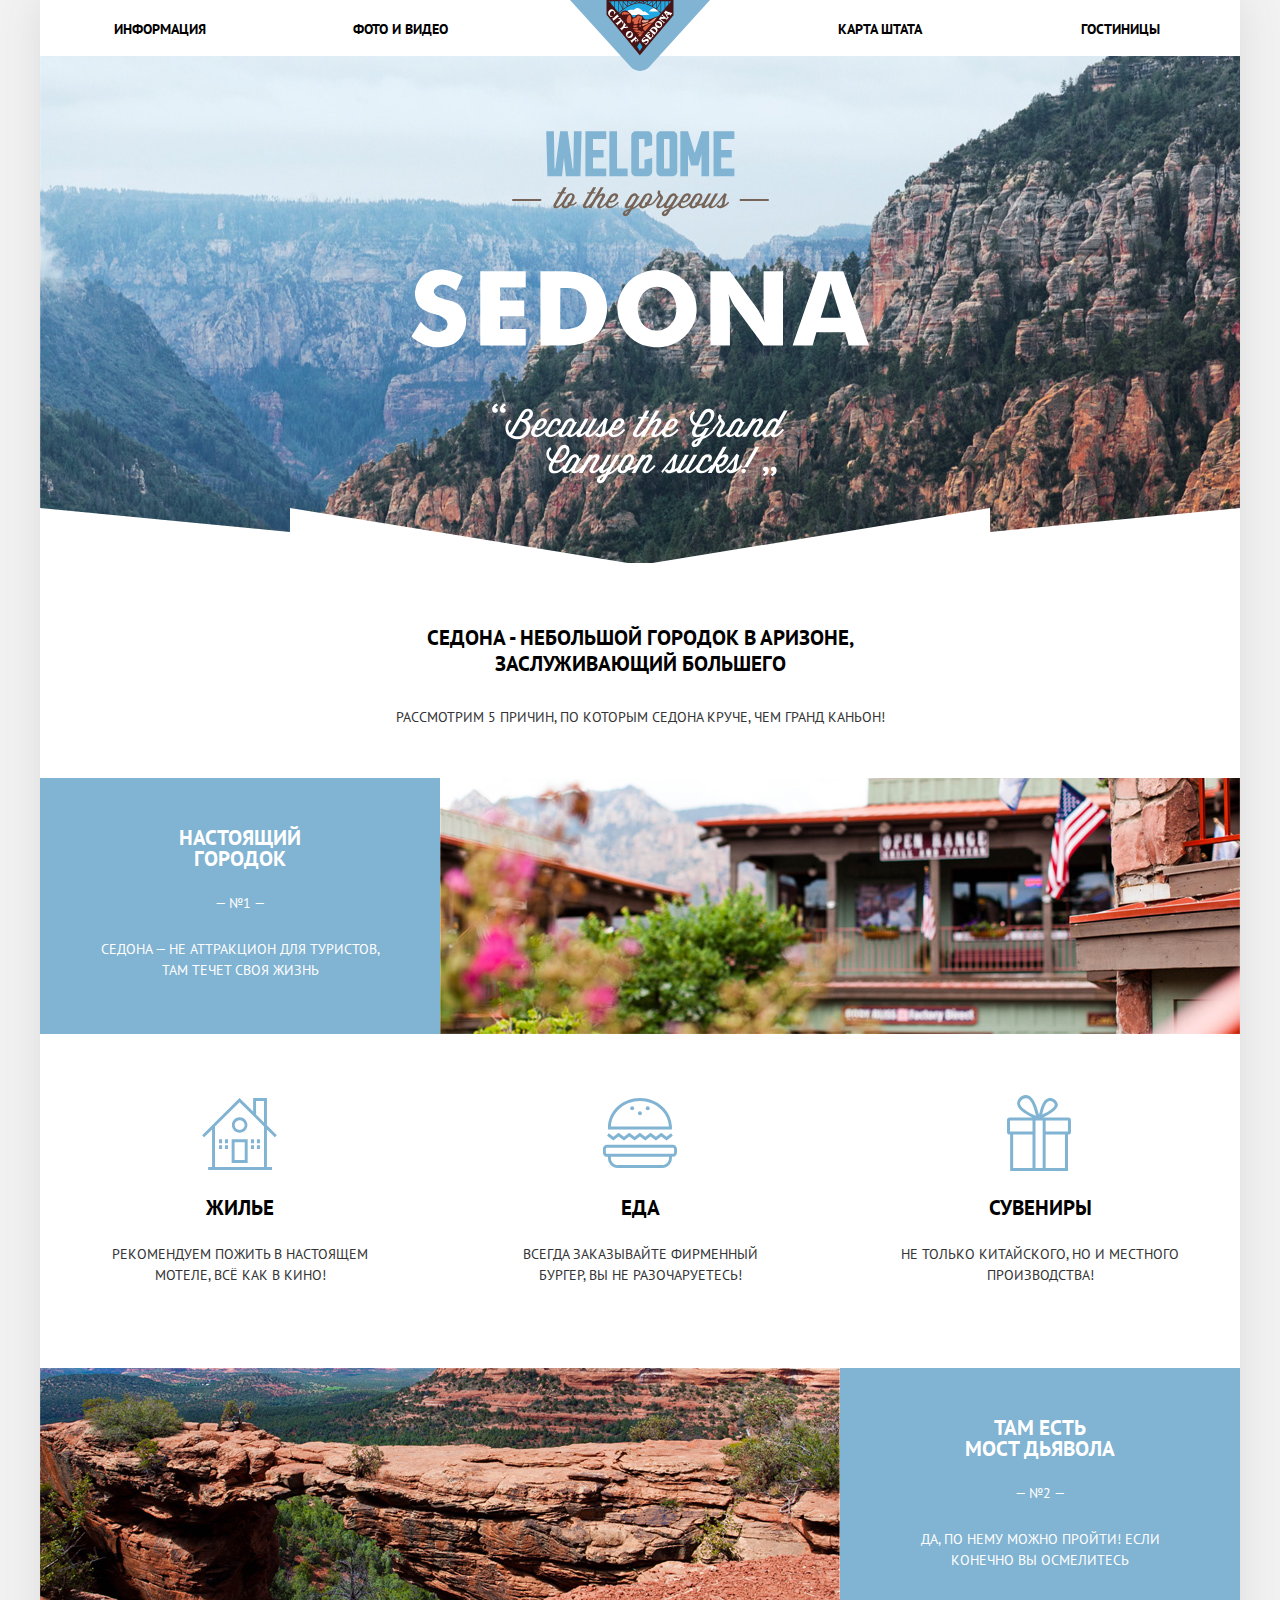
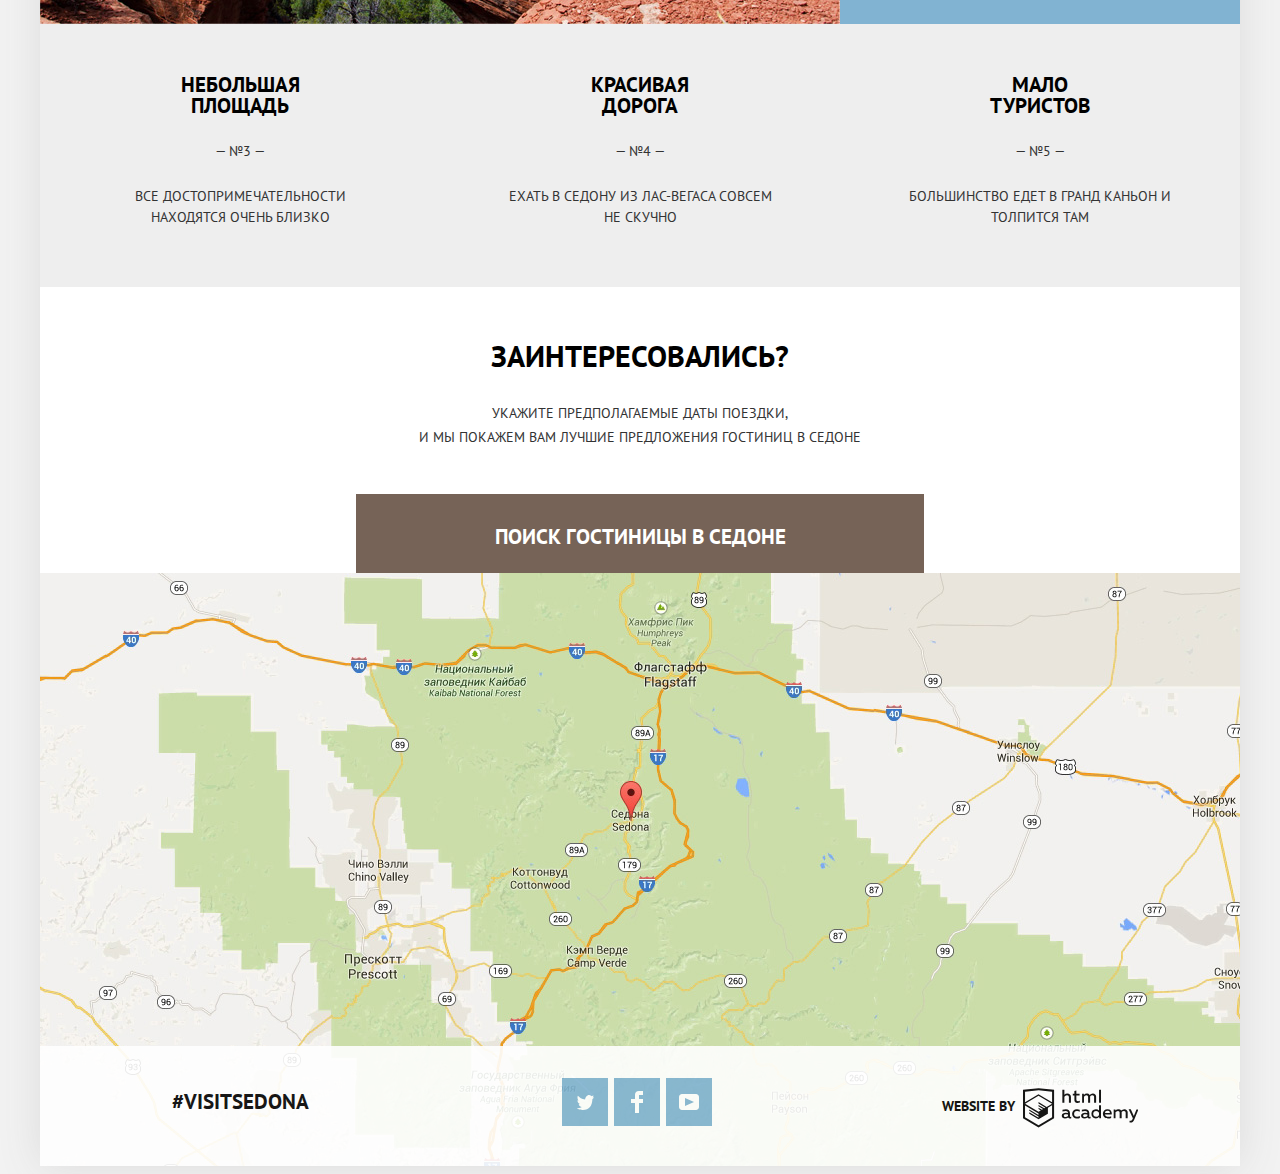
<file: index.html>
<!DOCTYPE html>
<html lang="ru">
  <head>
    <meta charset="utf-8">
    <title>Добро пожаловать в Sedona</title>
    <link href="https://fonts.googleapis.com/css?family=PT+Sans:400,700&display=swap&subset=cyrillic" rel="stylesheet">
    <link href="css/normalize.css" rel="stylesheet">
    <link href="css/style.min.css" rel="stylesheet">
    <!-- <link href="css/style.css" rel="stylesheet"> -->
  </head>
  <body>
    <div class="page-container">
      <header class="main-header">
        <nav class="main-navigation">
          <ul class="site-navigation">
            <li><a href="#">Информация</a></li>
            <li><a href="#">Фото и Видео</a></li>
            <li><a href="#">Карта штата</a></li>
            <li><a href="hotels.html">Гостиницы</a></li>
            <li class="logo-wrapper">
                <a class="main-header-logo" href="#">
                  <img src="img/logo-sedona.svg" width="140" height="71" alt="Логотип Sedona">
                </a>
            </li>
          </ul>
        </nav>
      </header>
      <main class="container index-page">
        <section class="welcome-section">
          <h1 class="visually-hidden">Welcome to the gorgeous Sedona</h1>
          <img class="sedona-welcome-picture" src="img/sedona-welcome.svg" width="459" height="353" alt="Добро пожаловать в Седону">
          <p class="visually-hidden">Because the Grand<br>Canyon sucks</p>
        </section>
        <div class="slogans">
          <p class="slogan-underrated">Седона - небольшой городок в Аризоне,<br>заслуживающий большего</p>
          <h2 class="heading-reasons">Рассмотрим 5 причин, по которым Седона круче, чем гранд каньон!</h2>
        </div>
        <section class="advantages">
          <ol class="advantages-list">
            <li class="list-item-1">
              <div class="container-advantages">
                <h3 class="heading-advantages">Настоящий городок</h3>
                <p>— №1 —</p>
                <p>Седона — не аттракцион для туристов, там течет своя жизнь</p>
              </div>
              <img class="image-city-view" src="img/feature-picture-1.jpg" width="800" height="256" alt="Вид на улицу города">
            </li>
            <li class="container-to-do-list">
              <h2 class="visually-hidden">Чем заняться</h2>
              <ul class="to-do-list">
                <li class="to-do-list-1">
                  <h3 class="heading-to-do-list">Жилье</h3>
                  <p class="item-to-do-list">Рекомендуем пожить в настоящем мотеле, всё как в кино!</p>
                </li>
                <li class="to-do-list-2">
                  <h3 class="heading-to-do-list">Еда</h3>
                  <p class="item-to-do-list">Всегда заказывайте фирменный бургер, вы не разочаруетесь!</p>
                </li>
                <li class="to-do-list-3">
                  <h3 class="heading-to-do-list">Сувениры</h3>
                  <p class="item-to-do-list">Не только китайского, но и местного производства!</p>
                </li>
              </ul>
            </li>
            <li class="list-item-2">
              <img class="image-davil-bridge" src="img/feature-picture-2.jpg" width="800" height="256" alt="Знаменитый мост дьявола">
              <div class="container-advantages">
                <h3 class="heading-advantages">Там есть<br>Мост дьявола</h3>
                <p>— №2 —</p>
                <p>Да, по нему можно пройти! Если конечно вы осмелитесь</p>
              </div>
            </li>
            <li class="list-item-3">
              <ol class="list-item-container">
                <li class="list-item-grey">
                  <div class="container-advantages-grey">
                    <h3 class="heading-advantages">Небольшая площадь</h3>
                    <p>— №3 —</p>
                    <p>Все достопримечательности находятся очень близко</p>
                  </div>
                </li>
                <li class="list-item-grey">
                  <div class="container-advantages-grey">
                    <h3 class="heading-advantages">Красивая дорога</h3>
                    <p>— №4 —</p>
                    <p>Ехать в Седону из Лас-Вегаса совсем не скучно</p>
                  </div>
                </li>
                <li class="list-item-grey">
                  <div class="container-advantages-grey">
                    <h3 class="heading-advantages">Мало туристов</h3>
                    <p>— №5 —</p>
                    <p>Большинство едет в гранд каньон и толпится там</p>
                  </div>
                </li>
              </ol>
            </li>
          </ol>
        </section>
        <section class="hotel-search">
          <h2>Заинтересовались?</h2>
          <p class="search-info">Укажите предполагаемые даты поездки,<br>и мы покажем вам лучшие предложения гостиниц в Седоне</p>
          <button class="hotel-search-button button-brown">Поиск гостиницы в Седоне</button>
        </section>
        <section class="map">
          <div class="modal-search">
            <h2 class="visually-hidden">Поиск гостиницы в Седоне</h2>
            <form class="hotel-search-form" action="https://echo.htmlacademy.ru" method="get">
              <p class="hotel-search-item">
                <label for="hotel-search-date-arrive">Дата заезда:</label>
                <input class="hotel-search-input" id="hotel-search-date-arrive" type="text" name="date-arrive" value="" placeholder="24 АПРЕЛЯ 2017"/>
                <button class="buttons-calendar">
                  <svg xmlns="http://www.w3.org/2000/svg" width="21" height="22" viewBox="0 0 21 22">
                    <path class="calendar" fill="#cacaca" d="M19.251 2.025h-2.845V.648c0-.381-.294-.689-.656-.689-.363 0-.656.308-.656.689v1.377h-3.938V.648c0-.381-.294-.689-.655-.689-.363 0-.657.308-.657.689v1.377H5.906V.648c0-.381-.294-.689-.656-.689-.363 0-.657.308-.657.689v1.377H1.75C.784 2.025 0 2.847 0 3.862v16.302C0 21.179.784 22 1.75 22h17.501c.966 0 1.749-.821 1.749-1.836V3.862c0-1.015-.783-1.837-1.749-1.837zm.437 18.139a.448.448 0 0 1-.437.459H1.75a.45.45 0 0 1-.438-.459V3.862a.45.45 0 0 1 .438-.459h2.844v1.378c0 .381.294.689.657.689.362 0 .656-.308.656-.689V3.403h3.938v1.378c0 .381.294.689.657.689.361 0 .655-.308.655-.689V3.403h3.938v1.378c0 .381.293.689.656.689.362 0 .656-.308.656-.689V3.403h2.845c.241 0 .437.206.437.459v16.302z"/>
                    <path class="calendar" fill="#cacaca" d="M4.594 8.225h2.625v2.066H4.594zM4.594 11.668h2.625v2.067H4.594zM4.594 15.112h2.625v2.066H4.594zM9.188 15.112h2.625v2.066H9.188zM9.188 11.668h2.625v2.067H9.188zM9.188 8.225h2.625v2.066H9.188zM13.781 15.112h2.625v2.066h-2.625zM13.781 11.668h2.625v2.067h-2.625zM13.781 8.225h2.625v2.066h-2.625z"/>
                  </svg>
                </button>
              </p>
              <p class="hotel-search-item">
                <label for="hotel-search-date-leave">Дата выезда:</label>
                <input class="hotel-search-input" id="hotel-search-date-leave" type="text" name="date-leave" value="" placeholder="04 ИЮЛЯ 2017"/>
                <button class="buttons-calendar">
                  <svg xmlns="http://www.w3.org/2000/svg" width="21" height="22" viewBox="0 0 21 22">
                    <path class="calendar" fill="#cacaca" d="M19.251 2.025h-2.845V.648c0-.381-.294-.689-.656-.689-.363 0-.656.308-.656.689v1.377h-3.938V.648c0-.381-.294-.689-.655-.689-.363 0-.657.308-.657.689v1.377H5.906V.648c0-.381-.294-.689-.656-.689-.363 0-.657.308-.657.689v1.377H1.75C.784 2.025 0 2.847 0 3.862v16.302C0 21.179.784 22 1.75 22h17.501c.966 0 1.749-.821 1.749-1.836V3.862c0-1.015-.783-1.837-1.749-1.837zm.437 18.139a.448.448 0 0 1-.437.459H1.75a.45.45 0 0 1-.438-.459V3.862a.45.45 0 0 1 .438-.459h2.844v1.378c0 .381.294.689.657.689.362 0 .656-.308.656-.689V3.403h3.938v1.378c0 .381.294.689.657.689.361 0 .655-.308.655-.689V3.403h3.938v1.378c0 .381.293.689.656.689.362 0 .656-.308.656-.689V3.403h2.845c.241 0 .437.206.437.459v16.302z"/>
                    <path class="calendar" fill="#cacaca" d="M4.594 8.225h2.625v2.066H4.594zM4.594 11.668h2.625v2.067H4.594zM4.594 15.112h2.625v2.066H4.594zM9.188 15.112h2.625v2.066H9.188zM9.188 11.668h2.625v2.067H9.188zM9.188 8.225h2.625v2.066H9.188zM13.781 15.112h2.625v2.066h-2.625zM13.781 11.668h2.625v2.067h-2.625zM13.781 8.225h2.625v2.066h-2.625z"/>
                  </svg>
                </button>
              </p>
              <div class="hotel-search-guest">
                <label for="adults">Взрослые:</label>
                <div class="buttons-amount-container">
                  <button class="buttons-amount button-adults-decrease"></button>
                  <input class="hotel-search-input" id="adults" type="text" name="adults-number" value="" placeholder="2"/>
                  <button class="buttons-amount button-adults-increase"></button>
                </div>
              </div>
              <div class="hotel-search-guest">
                <label for="kids">Дети:</label>
                <div class="buttons-amount-container">
                  <button class="buttons-amount button-kids-decrease"></button>
                  <input class="hotel-search-input" id="kids" type="text" name="kids-number" value="" placeholder="0"/>
                  <button class="buttons-amount button-kids-increase"></button>
                </div>
              </div>
              <button class="search-button button-blue" type="submit">Найти</button>
            </form>
          </div>
          <h2 class="visually-hidden">Как до нас добраться</h2>
          <iframe class="iframe-map" src="https://www.google.com/maps/embed?pb=!1m18!1m12!1m3!1d104772.72671532919!2d-111.86499745262176!3d34.852515664954055!2m3!1f0!2f0!3f0!3m2!1i1024!2i768!4f13.1!3m3!1m2!1s0x872da132f942b00d%3A0x5548c523fa6c8efd!2z0KHQtdC00L7QvdCwLCDQkNGA0LjQt9C-0L3QsCA4NjMzNiwg0KHQqNCQ!5e0!3m2!1sru!2sru!4v1562274509087!5m2!1sru!2sru" width="1200" height="593" style="border:0" allowfullscreen></iframe>
          <!-- <img class="map-image" src="img/map.jpg" width="1200" height="593" alt="Карта местности Седоны"> -->
        </section>
      </main>
      <footer class="main-footer">
        <div class="footer-container">
          <p class="hash-tag-visitsedona">#Visitsedona</p>
          <ul class="footer-social">
            <li>
              <a class="social-button" href="https://twitter.com/sedonathebest" title="Мы в Твиттер">
                <span class="visually-hidden">Твиттер</span>
                <svg xmlns="http://www.w3.org/2000/svg" xmlns:xlink="http://www.w3.org/1999/xlink" width="17" height="15" viewBox="0 0 17 15">
                  <path fill="#FFF" d="M10.95.144c1.685-.496 2.984.27 3.577 1.179.673-.231 1.331-.481 2.011-.708a2.345 2.345 0 0 1-.857 1.768c.685.17 1.304-.491 1.304-.491-.169 1-1.006 1.788-1.563 2.024-.231 6.75-3.175 11.217-10.077 11.082h-.446c-.41 0-4.164-.46-4.898-1.887 2.271.196 3.893-.422 4.693-1.177-.96-.3-2.679-.477-2.979-2.95.349.106.564.228 1.19.119C1.705 8.247.374 7.53.448 5.33c.285.328 1.067.536 1.34.472C1.085 5.561-.182 2.442.894.85c1.818 1.854 3.735 3.606 7.152 3.773C8.254 2.33 9.183.793 10.95.144z"/>
                </svg>
              </a>
            </li>
            <li>
              <a class="social-button" href="https://www.facebook.com/sedonathebest" title="Мы в Фейсбук">
                <span class="visually-hidden">Фейсбук</span>
                <svg xmlns="http://www.w3.org/2000/svg" width="12" height="22" viewBox="0 0 12 22">
                  <path fill="#FFF" d="M12 4V0H8a4 4 0 0 0-4 4v4H0v4h4v10h4V12h4V8H8V4h4z"/>
                </svg>
              </a>
            </li>
            <li>
              <a class="social-button" href="https://www.youtube.com/user/sedonathebest" title="Мы в Ютюб">
                <span class="visually-hidden">Ютуб</span>
                <svg xmlns="http://www.w3.org/2000/svg" xmlns:xlink="http://www.w3.org/1999/xlink" width="20" height="16" viewBox="0 0 20 16">
                  <path fill="#FFF" d="M17 0H3C1.35 0 0 1.35 0 3v10c0 1.65 1.35 3 3 3h14c1.65 0 3-1.35 3-3V3c0-1.65-1.35-3-3-3zM6.027 11.998V4.002L15.014 8l-8.987 3.998z"/>
                </svg>
              </a>
            </li>
          </ul>
          <p class="footer-copyright">
            <b>Website by</b>
            <a class="button" href="https://htmlacademy.ru/intensive/htmlcss">
              <span class="visually-hidden">HTML Academy</span>
              <svg xmlns="http://www.w3.org/2000/svg" width="115" height="44" data-name="Layer 1" viewBox="0 0 113 39">
                <path class="svg-logo-htmla" fill="#000" d="M46.84 28.22a2.07 2.07 0 0 0 .58-.11v1.4a3.41 3.41 0 0 1-1.24.22 1.75 1.75 0 0 1-1.75-1 5.08 5.08 0 0 1-3.3 1.13c-1.59 0-3.06-.87-3.06-2.68 0-2.24 2.08-2.93 3.9-2.93a11.63 11.63 0 0 1 2.28.26v-.31c0-1.09-.8-1.86-2.3-1.86a7.79 7.79 0 0 0-3.15.67v-1.79a10.72 10.72 0 0 1 3.35-.58c2.48 0 4 1.18 4 3.83v3.14a.57.57 0 0 0 .69.61zm-6.76-1.19a1.42 1.42 0 0 0 1.64 1.29 3.56 3.56 0 0 0 2.53-1v-1.51a10.21 10.21 0 0 0-1.9-.22c-1.1.01-2.27.35-2.27 1.45zM53.06 20.62a5.29 5.29 0 0 1 2.7.67v1.79a4.28 4.28 0 0 0-2.42-.73 2.89 2.89 0 1 0 0 5.76 5.26 5.26 0 0 0 2.55-.67v1.8a6.58 6.58 0 0 1-2.9.6 4.42 4.42 0 0 1-4.72-4.54 4.54 4.54 0 0 1 4.79-4.68zM65.84 28.22a2.07 2.07 0 0 0 .58-.11v1.4a3.41 3.41 0 0 1-1.24.22 1.75 1.75 0 0 1-1.75-1 5.08 5.08 0 0 1-3.3 1.13c-1.59 0-3.06-.87-3.06-2.68 0-2.24 2.08-2.93 3.9-2.93a11.63 11.63 0 0 1 2.28.26v-.31c0-1.09-.8-1.86-2.3-1.86a7.79 7.79 0 0 0-3.15.67v-1.79a10.72 10.72 0 0 1 3.35-.58c2.48 0 4 1.18 4 3.83v3.14a.57.57 0 0 0 .69.61zm-6.76-1.19a1.42 1.42 0 0 0 1.64 1.29 3.56 3.56 0 0 0 2.53-1v-1.51a10.21 10.21 0 0 0-1.9-.22c-1.11.01-2.27.35-2.27 1.45zM76.67 16.85v12.76h-1.76v-1.39a4.07 4.07 0 0 1-3.35 1.62 4.62 4.62 0 0 1 0-9.22 4 4 0 0 1 3.15 1.37v-5.14h2zm-4.76 5.48a2.9 2.9 0 0 0 0 5.8 3 3 0 0 0 2.79-1.84v-2.13a3.06 3.06 0 0 0-2.79-1.83zM82.99 20.62c3.48 0 4.68 2.81 4.12 5.34h-6.58c.22 1.57 1.75 2.22 3.35 2.22a6.41 6.41 0 0 0 2.77-.62v1.68a7.5 7.5 0 0 1-3.14.6c-2.68 0-5-1.53-5-4.61a4.39 4.39 0 0 1 4.48-4.61zm.09 1.62a2.39 2.39 0 0 0-2.57 2.26h4.85a2.06 2.06 0 0 0-2.28-2.26zM89.1 29.61v-8.75h1.73v1.09a4 4 0 0 1 2.92-1.33 3 3 0 0 1 2.73 1.4 4.33 4.33 0 0 1 3.06-1.4 3.21 3.21 0 0 1 3.32 3.52v5.47h-2V24.2a1.67 1.67 0 0 0-1.73-1.84 2.94 2.94 0 0 0-2.17 1.18V29.61h-2V24.2a1.67 1.67 0 0 0-1.73-1.84 3.11 3.11 0 0 0-2.32 1.35v5.91h-2zM111.47 20.86h2l-4.1 9.93c-.95 2.28-2.19 3-3.52 3a5 5 0 0 1-1.15-.15v-1.66a3 3 0 0 0 .89.13c.95 0 1.66-.67 2.17-2l.18-.44-4.16-8.82h2.13l3 6.6zM40.66 1.53v5a4 4 0 0 1 2.83-1.2A3.41 3.41 0 0 1 47.1 8.9v5.41h-2V9.15a1.9 1.9 0 0 0-2-2.1 3.08 3.08 0 0 0-2.44 1.46v5.8h-2V1.53h2zM52.43 2.42v3.12h3.17v1.71h-3.17v4c0 1.15.53 1.53 1.66 1.53a4.71 4.71 0 0 0 1.77-.35v1.68a7.14 7.14 0 0 1-2.35.38 2.68 2.68 0 0 1-3-2.88V7.23h-1.6V5.52h1.57V2.88zM58.1 14.29V5.54h1.73v1.09a4 4 0 0 1 2.92-1.33 3 3 0 0 1 2.73 1.4 4.33 4.33 0 0 1 3.06-1.4 3.21 3.21 0 0 1 3.32 3.52v5.47h-2V8.88a1.67 1.67 0 0 0-1.73-1.84 2.94 2.94 0 0 0-2.17 1.18V14.29h-2V8.88a1.67 1.67 0 0 0-1.73-1.84 3.11 3.11 0 0 0-2.32 1.35v5.91h-2zM74.72 1.52h1.95v12.76h-1.95zM15.44.02h-.16L0 1.62v28l15.28 9.09 15.28-9.09v-28zm13.12 28.45l-13.28 7.9L2 28.47V16.99l13.22 7.87v1.43l-9.07-5.4v1.38l9.11 5.47v1.46l-9.1-5.42v1.38l9.11 5.47 9.19-5.5V19.22l4.1-2.45v11.67zm0-13.16l-3.65 2.14-1.68 1-8-4.76v1.38l6.84 4.07h-.06l-.15.09-1 .57-5.64-3.36v1.38l4.45 2.65-1.05.7-3.36-2v1.38l2.21 1.3-2.25 1.35-13.16-7.82 13.17-7.92zm0-1.39L15.21 6.05l-13.2 7.86V3.41l13.28-1.39 13.28 1.39v10.51z"/>
              </svg>
            </a>
          </p>
        </div>
      </footer>
    </div>
    <!-- <script src="js/script.js"></script> -->
    <script src="js/script.min.js"></script>
  </body>
</html>
</file>
<file: css/style.css>
body {
  margin: 0;
  font-family: "PT Sans", Arial, sans-serif;
  font-size: 14px;
  line-height: 26px;
  font-weight: 700;
  color: #000000;
  text-transform: uppercase;
  background-color: #f2f2f2;
}
/* убирает подсветку у всех ссылок */
a {
  text-decoration: none;
}
/* запрещает картинкам вываливаться за границы родительских блоков */
img {
  max-width: 100%;
  height: auto;
}
/* типовой вижуаллихиден 2019 */
.visually-hidden:not(:focus):not(:active),
input[type="checkbox"].visually-hidden,
input[type="radio"].visually-hidden {
  position: absolute;

  width: 1px;
  height: 1px;
  margin: -1px;
  border: 0;
  padding: 0;

  white-space: nowrap;

  clip-path: inset(100%);
  clip: rect(0 0 0 0);
  overflow: hidden;
}

/* подсветка для блоков */

/* background: rgba(234, 255, 45, 0.2);
  box-shadow: inset 0 0 0 2px rgb(234, 255, 45); */


.page-container {
  position: relative;
  margin: 0 auto;
  background-color: #ffffff;
  width: 1200px;
  box-shadow: 0 0 40px 0 #dbdbdb;
}

.main-header,
.container,
.main-footer {
  background-color: #ffffff;
}

.site-navigation {
  list-style: none;
}

.site-navigation a {
  color: #000000;
}

.site-navigation a:hover {
  color: #81b3d2;
}

.site-navigation a:focus {
  outline: 2px solid #000000;
}


.site-navigation a:active {
  opacity: 0.3;
}

.site-navigation .site-navigation-current {
  color: #766357;
}


.welcome-section {
  background-image: url("../img/bg-mount.jpg");
  background-repeat: no-repeat;
  background-position: 50% 25%;
}


.slogan-underrated {
  font-size: 21px;
  line-height: 26px;
  text-align: center;
}

.heading-reasons {
  font-size: 14px;
  line-height: 26px;
  color: #333333;
  text-align: center;
  font-weight: 400;
}

.advantages-list {
  list-style: none;
  margin: 0;
  padding: 0;
}



.container-advantages {
  box-sizing: border-box;
  width: 400px;
  height: 256px;
  color: #ffffff;
  background-color: #81b3d2;
  padding-top: 36px;
  padding-bottom: 65px;
  text-align: center;
  margin: 0;
}


/* .container-advantages h3 {
  font-size: 21px;
  line-height: 21px;
  font-weight: 700;
  margin-top: 15px;
} */

.container-advantages h3 {
    width: 150px;
    display: inline-block;
    font-size: 21px;
    line-height: 21px;
    font-weight: 700;
    margin-top: 13px;
    text-align: center;
}

.container-advantages p {
    display: inline-block;
    font-size: 14px;
    line-height: 21px;
    font-weight: 400;
    margin-top: 3px;
    margin-bottom: 22px;
    text-align: center;
    width: 305px;
}

/* .container-advantages p {
  font-size: 14px;
  line-height: 21px;
  font-weight: 400;
  margin-top: 20px;
  margin-bottom: 22px;
} */


.list-item-1 {
  display: flex;
  flex-wrap: wrap;
}

.list-item-2 {
  display: flex;
  flex-wrap: wrap;
}

.to-do-list,
.list-item-container {
  list-style: none;
}


.to-do-list li,
.container-advantages-grey {
  box-sizing: border-box;
  padding-left: 10px;
  padding-right: 10px;
}


.to-do-list .heading-to-do-list {
  font-size: 21px;
  font-weight: 700;
  line-height: 21px;
  text-align: center;
  color: #000000;
  position: relative;
  margin-bottom: 12px;
}

.to-do-list .item-to-do-list {
  font-size: 14px;
  font-weight: 400;
  line-height: 21px;
  text-align: center;
  color: #333333;
  display: inline-block;
  width: 285px;
}

.list-item-container {
  color: #000000;
  background-color: #eeeeee;
}

.container-advantages-grey h3 {
  display: inline-block;
  width: 120px;
  font-size: 21px;
  line-height: 21px;
  font-weight: 700;
  text-align: center;
}

.container-advantages-grey p {
    display: inline-block;
    font-size: 14px;
    line-height: 21px;
    font-weight: 400;
    text-align: center;
    color: #333333;
    background-color: #eeeeee;
    margin-top: 4px;
    margin-bottom: 20px;
    width: 265px;
}

/* .container-advantages-grey p {
  font-size: 14px;
  line-height: 21px;
  font-weight: 400;
  text-align: center;
  color: #333333;
  background-color: #eeeeee;

  margin-top: 24px;
  margin-bottom: 20px;

} */


.hotel-search {
  background-color: #ffffff;
}

.hotel-search h2 {
  font-size: 30px;
  line-height: 36px;
  font-weight: 700;
  text-align: center;
  color: #000000;
  background-color: #ffffff;
  margin-top: 4px;
  margin-bottom: 27px;
}

.hotel-search p {
  font-size: 14px;
  line-height: 24px;
  font-weight: 400;
  text-align: center;
  color: #333333;
  background-color: #ffffff;
}

.hotel-search-button {
  font: inherit;
  text-align: center;
  vertical-align: center;
  text-transform: uppercase;
  background-color: #766357;
  border: none;
  font-size: 21px;
  line-height: 26px;
  font-weight: 700;
  color: #ffffff;
  width: 568px;
  height: 86px;
}

.button-brown:hover {
  background-color: #604e43;
}

.button-brown:focus {
  outline: 2px solid #000000;
}

.button-brown:active {
  background-color: #503e33;
  color: rgba(255, 255, 255, 0.3);
}

/* .map .iframe-map {
  background-image: url("../img/map.jpg");
  background-repeat: no-repeat;
  width: 1200px;
  height: 593px;
} */

/* .map-image {
  display: block;
} */

.main-footer {
  opacity: 0.9;
}

.index-page ~ .main-footer {
  position: absolute;
  bottom: 0;
}

.hash-tag-visitsedona {
  font-size: 21px;
  font-weight: 700;
  line-height: 26px;
  text-align: center;
  padding-top: 11px;
  color: #000000;
}

.footer-social {
  list-style: none;
}

.footer-social {
  display: flex;
  flex-wrap: wrap;
  justify-content: center;
  margin-right: 6px;
  padding: 0;
  list-style: none;
}



.social-button {
  display: flex;
  align-items: center;
  justify-content: center;
  width: 46px;
  height: 48px;
  background-color: #81b3d2;
  margin-right: 6px;
}

.social-button:hover {
  background-color: #669ec0;
}

.social-button:focus {
  outline: 2px solid #000000;
}

.social-button:active {
  background-color: #5496bd;
}

.footer-copyright {
  display: flex;
  justify-content: center;
  color: #000000;
  padding-top: 8px;
}

.footer-copyright .button {
  width: 115px;
  height: 43px;
}

.footer-copyright b {
  align-self: baseline;
  padding-top: 7px;
  margin-right: 8px;
}

.button:hover .svg-logo-htmla {
  fill: #81b3d2;
}

.button:focus {
  outline: 2px solid #000000;
}

.button:active .svg-logo-htmla {
  fill: #bdbbbc;
}


.footer-copyright a{
  color: inherit;
}

/* ===============  стили для form ===========================*/
.map {
  position: relative;
  background-image: url("../img/map.jpg");
  background-repeat: no-repeat;
  height: 593px;
}

.modal-search {
  position: absolute;
  top:0;
  left: 316px;
  box-sizing: border-box;
  padding: 54px 50px 53px 50px;
  width: 568px;
  font: inherit;
  background-color: #ffffff;

}

.modal-search-hide {
  display: none;
}

.hotel-search-item input {
  width: 346px;
  height: 38px;
}

.hotel-search-input:focus {
  outline: 2px solid #000000;
}

.hotel-search-form {
  display: flex;
  flex-wrap: wrap;
}

.hotel-search-item {
  position: relative;
  display: flex;
  justify-content: space-between;
  margin-bottom: 30px;
  margin-top: 0;
}

.hotel-search-guest {
  display: flex;
  margin-bottom: 30px;
  margin-top: 0;
}

.hotel-search-guest {
  width: 22px;
}

.buttons-amount {
  position: relative;
  cursor: pointer;
}

.button-adults-decrease::after,
.button-kids-decrease::after {
  position: absolute;
  content: "";
  width: 12px;
  height: 3px;
  background-color: #a9a9a9;
  top:calc(50% - 1.5px);
  left:calc(50% - 6px);

}

.button-adults-increase::after,
.button-kids-increase::after {
  position: absolute;
  content: "";
  width: 12px;
  height: 3px;
  background-color: #a9a9a9;
  top:calc(50% - 1.5px);
  left:calc(50% - 6px);
}

.button-adults-increase::before,
.button-kids-increase::before {
  position: absolute;
  content: "";
  width: 12px;
  height: 3px;
  background-color: #a9a9a9;
  top:calc(50% - 1.5px);
  left:calc(50% - 6px);
  transform: rotate(90deg);
}

.buttons-amount:hover.button-adults-increase::before,
.buttons-amount:hover.button-kids-increase::before,
.buttons-amount:hover.button-adults-increase::after,
.buttons-amount:hover.button-kids-increase::after,
.buttons-amount:hover.button-adults-decrease::after,
.buttons-amount:hover.button-kids-decrease::after {
  background-color: #000000;
}

.buttons-amount:active.button-adults-increase::before,
.buttons-amount:active.button-kids-increase::before,
.buttons-amount:active.button-adults-increase::after,
.buttons-amount:active.button-kids-increase::after,
.buttons-amount:active.button-adults-decrease::after,
.buttons-amount:active.button-kids-decrease::after {
  background-color: #81b3d2;
}


.buttons-calendar {
  position: absolute;
  right: 9px;
  top: 8px;
  cursor: pointer;
  box-sizing: border-box;
  margin: 0;
  border: 0;
  padding: 0;
  width: 21px;
  height: 22px;
  background-color: transparent;
}

.buttons-calendar:active .calendar {
  fill: #81b3d2;
}

.buttons-amount:focus,
.buttons-calendar:focus,
.main-header-logo:focus,
.filter-input-checkbox:focus + label::before,
.price-controls input:focus,
.btn-transparent:focus,
.hotels-link:focus,
.sort-select:focus,
.filter-arrows:focus {
  outline: 2px solid #000000;
}

.buttons-calendar:hover .calendar {
  fill: #000000;
}

.buttons-amount-container {
  display: flex;
  width: 114px;
  height: 38px;
  background-color: #f2f2f2;
}

.buttons-amount,
.buttons-amount-container input {
  display: block;
  margin: 0;
  padding: 0;
  box-sizing: border-box;
  border: 0;
  width: 38px;
  height: 38px;
  background-color: #f2f2f2;
}


.hotel-search-form label {
  padding-top: 8px;
}

.hotel-search-item {
  width: 458px;
}

.hotel-search-guest label {
  margin-right: 41px;
}

.hotel-search-guest:last-of-type label {
  margin-left: 53px;
  margin-right: 25px;
}

.hotel-search-guest {
  width: 229px;
}

.hotel-search-item input,
.hotel-search-guest input {
  box-sizing: border-box;
  font: inherit;
  background-color: #f2f2f2;
  border: none;
  text-align: left;
  padding-left: 13px;
}



.hotel-search-item input:hover,
.hotel-search-guest input:hover {

  background-color: #ebebeb;
}

.hotel-search-item input:focus,
.hotel-search-guest input:focus {
  background-color: transparent;
}

.search-button {
  width: 458px;
  height: 58px;
  background-color: #81b3d2;
  font-size: 21px;
  font-weight: 700;
  line-height: 26px;
  text-align: center;
  color: #ffffff;
  border: 0;
  margin-top: 24px;
  text-transform: uppercase;
}

.button-blue:hover {
  background-color: #669ec0;
}
.button-blue:focus {
  outline: 2px solid #000000;
}


.button-blue:active {
  background-color: #5496bd;
  color: rgba(255, 255, 255, 0.3);
}

/* ----------------- hotels.html---------------------------- */
/* ----------------- hotels.html---------------------------- */
/* ----------------- hotels.html---------------------------- */



.filters {
  background-image: url("../img/bg-filters.jpg");
  background-color: #263940;
  background-position: center;
  background-repeat: no-repeat;
}

.filter fieldset {
  border: 0;
}

.filter legend {
  font-size: 16px;
  font-weight: 700;
  line-height: 21px;
  color: #ffffff;
}


.filter label,
.filter-range,
.filter-button {
  font-size: 14px;
  font-weight: 400;
  line-height: 21px;
  color: #ffffff;
}

.sort-select {
  color: #000000;
  opacity: 0.3;
  border-bottom: 1px dotted #81b3d2;
}

.sort-select:hover {
  color: #81b3d2;
  border-bottom: 1px dotted #81b3d2;
}

.filter-active {
  fill: #81b3d2;
  color: #81b3d2;
  border-bottom: 0;
}

.sort-select:active {
  color: #000000;
  opacity: 1;
  border: none;
}

ul {
  list-style: none;
}

.filter-result-amount,
.hotels-item .hotels-link {
  font-size: 21px;
  font-weight: 700;
  line-height: 26px;
  color: #000000;
}

.filter-result li {
  font-size: 12px;
  font-weight: 400;
  line-height: 18px;
  color: #000000;
}


.hotels-item-type,
.hotels-item-price{
  font-size: 14px;
  font-weight: 400;
  line-height: 21px;
  color: #333333;
}

.button-about {
  font-size: 14px;
  font-weight: 700;
  line-height: 21px;
  background-color: #81b3d2;
  text-align: center;
  color: #ffffff;
  padding: 5px 17px 4px 17px;
}


.button-book {
  font-size: 14px;
  font-weight: 700;
  line-height: 21px;
  background-color: #766357;
  text-align: center;
  color: #ffffff;
  padding: 5px 17px 4px 17px;
}

.hotels-item-rating {
  background-color: #f2f2f2;
  font-size: 14px;
  font-weight: 400;
  line-height: 21px;
  color: #666666;
  text-align: center;
  padding: 4px 13px 3px 16px;
  margin-top: 65px;
  margin-bottom: 0;
}


/* =============== сеточные стили ===========================*/
/* =============== сеточные стили ===========================*/
/* =============== сеточные стили index ===========================*/


.site-navigation {
  display: flex;
  flex-wrap: wrap;
  margin: 0;
  padding: 0;
}

.site-navigation li {

  box-sizing: border-box;
  width: 240px;
  height: 56px;
  padding-top: 16px;
  padding-bottom: 16px;
  text-align: center;
  order: 10;
}


.site-navigation .logo-wrapper {
  /* position: relative; */
  padding: 0;
}

/* .main-header-logo {
  position: absolute;
} */

.site-navigation li:nth-child(1) {
  order: 1;
}

.site-navigation li:nth-child(2) {
  order: 2;
}

.site-navigation li:nth-child(3) {
  order: 4;
}

.site-navigation li:nth-child(4) {
  order: 5;
}

.site-navigation li:nth-child(5) {
  order: 3;
}

.welcome-section {
  box-sizing: border-box;
  text-align: center;
  height: 507px;
  padding-top: 75px;
}

.slogans::before {
  content: url('../img/trace.svg');
  position: absolute;
  top: -55px;
  left: 0;
  width: 100%;
}

.sedona-welcome-picture {
  padding-bottom: 15px;
}


.slogans {
  box-sizing: border-box;
  position: relative;
  height: 215px;
  padding-top: 62px;
  padding-bottom: 56px;
}

.slogan-underrated {
  margin-top: 0;
  margin-bottom: 27px;
}

.heading-reasons {
  margin: 0;
}

.hotel-search {
  box-sizing: border-box;
  height: 286px;
  text-align: center;
  margin: 0;
  padding-top: 47px;
}

.search-info {
  margin-top: 0;
  margin-bottom: 45px;
}

.hotel-search-button {
  padding: 0;
}

.main-footer {
  box-sizing: border-box;
  height: 120px;
  padding: 32px 0 27px 0;
}

.main-footer .footer-container {
  display: flex;
}

.hash-tag-visitsedona {
  margin: 0;
  width: 400px;
}

.footer-social {
  margin: 0;
  padding: 0;
  width: 400px;
}

.footer-copyright {
  margin: 0;
  width: 400px;
}

.to-do-list {
  margin: 0;
  padding: 0;
}

.to-do-list {
  display: flex;
  flex-wrap: wrap;
}

.to-do-list li {
  width: 400px;
  text-align: center;
  padding-top: 142px;
  padding-bottom: 68px;
}

.to-do-list-1 h3::before {
  content: url('../img/icon-house.svg');
  position: absolute;
  top: -99px;
  left: 152px;
}

.to-do-list-2 h3::before {
  content: url('../img/icon-food.svg');
  position: absolute;
  top: -99px;
  left: 153px;
}

.to-do-list-3 h3::before {
  content: url('../img/icon-present.svg');
  position: absolute;
  top: -102px;
  left: 157px;
}

.list-item-container {
  display: flex;
  flex-wrap: wrap;
  padding-left: 0;
}

.list-item-container li {
  width: 400px;
  text-align: center;
  padding-top: 29px;
  padding-bottom: 39px;
}



/* =============== сеточные стили ===========================*/
/* =============== сеточные стили ===========================*/
/* =============== сеточные стили footer ===========================*/

.footer-social a {
  display: flex;
  flex-direction: column;
}





/* =============== сеточные стили ===========================*/
/* =============== сеточные стили ===========================*/
/* =============== сеточные стили hotels ===========================*/


.hotels {
  height: 453px;
}

.hotels-item {
  display: flex;
  box-sizing: border-box;
  height: 151px;
  padding: 30px 72px;
  border-bottom: 1px solid #e5e5e5;
}

hotels-item:last-of-type::after{
  content: "";
  display: block;
  clear: both;
}

.hotels-list {
  margin: 0;
  padding: 0;
}

.hotels-item-image {
  margin-right: 30px;
}

.hotels-item-class {
  margin-left: auto;
  position: relative;
}

.hotels-item-class.four-stars::before {
  content: url("../img/star.svg")url("../img/star.svg")url("../img/star.svg")url("../img/star.svg");
  position: absolute;
  top:0;
  right: 0;
}

 .hotels-item-class.three-stars::before {
  content: url("../img/rating-star.svg")url("../img/star.svg")url("../img/star.svg");
  position: absolute;
  top:0;
  right: 0;
}

.hotels-item-class.two-stars::before {
  content: url("../img/star.svg")url("../img/star.svg");
  position: absolute;
  top:0;
  right: 0;
}

.hotels-info-container {
  box-sizing: border-box;
}

.hotels-info-container h3,
.hotels-info-container p {
  margin: 0;

}

.hotels-info-container h3 {
  margin-top: -3px;
  margin-bottom: 2px;
}

.hotels-info-container p {
  margin-bottom: 14px;
}

.hotels-buttons-container {
  box-sizing: border-box;
  margin: 15px auto;
  display: flex;
}


.button-book,
.button-about {
  box-sizing: border-box;
  margin-right: 6px;
}


.hotels-item-type,
.hotels-item-price {
  display: inline-block;
  width: 110px;
  text-align: left;
  margin-right: 3px;
}

/* .rating-stars {
  padding: 0;
  text-align: right;
  margin-bottom: 35px;
  user-select: none;
}

.rating-stars li {
  display: inline-block;
} */

/* =============== сеточные стили ===========================*/
/* =============== сеточные стили ===========================*/
/* =============== сеточные стили hotels фильтры===========================*/




.filter {
  display: flex;
  box-sizing: border-box;
  padding: 29px 74px 28px 72px;
}

.filter-infrastructure,
.filter-hotel-type,
.filter-infrastructure ul,
.filter-hotel-type ul {
  margin: 0;
  padding: 0;
}

.filter-infrastructure legend,
.filter-hotel-type legend {
  margin-bottom: 22px;
  margin-right: 115px;
}

.filter-infrastructure li,
.filter-hotel-type li {
  margin-bottom: 25px;
  margin-left: 40px;
}

.filter-infrastructure li:last-of-type,
.filter-hotel-type li:last-of-type {
  margin-bottom: 0;
}


.filter-result {
  display: flex;
  height: 87px;
  box-sizing: border-box;
  border-bottom: 1px solid #e5e5e5;
  padding-left: 72px;
  padding-right: 73px;
  vertical-align: baseline;

}

.filter-result-sort-container {
  display: flex;
  padding: 0;
  margin: 0;
}

.filter-result-amount {
  margin-right: 53px;
  margin-top: 31px;
}

.filter-result li {
  margin-right: 35px;
  margin-top: 39px;

}

.filter-result-sort-container:first-of-type {
  margin-right: 40px;
}

.filter-arrows:hover .arrow {
  fill: #000000;
}

.filter-arrows:active .arrow{
  fill: #81b3d2;
}

.filter-arrows-container {
  display: flex;
  margin-left: auto;
  margin-top: 0;
  margin-bottom: 0;
}

.filter-arrows-container li {
  margin-top: 39px;
  margin-bottom: 37px;
  margin-right: 12px;
}

.filter-arrows-container li:last-of-type {
  margin-right: 0;
}


.filter-option label {
  position: relative;

  display: block;

  cursor: pointer;
  user-select: none;
}


.filter-input-checkbox + label::before {
  content: url('../img/checkbox-off.svg');
  position: absolute;
  left: -40px;
  top: -3px;
  width: 23px;
  height: 23px;
}

.filter-input-checkbox:checked + label::after {
  content: url('../img/checkbox-on.svg');

  position: absolute;
  top: -3px;
  left: -40px;

  width: 27px;
  height: 23px;
}

/* ===============  стили для фильтра стоимости ===========================*/

.filter-range {
  margin-left: auto;
}

.filter-range {
  width: 314px;

  color: #ffffff;
  text-transform: uppercase;
}

.filter-range-title {
  margin-bottom: 9px;

  font-weight: 600;
  font-size: 16px;
  line-height: 21px;
}

.price-controls {
  position: relative;

  height: 32px;
  margin-bottom: 20px;

  font-size: 0;

  border: 2px solid #ffffff;
  border-radius: 2px;
}

.price-controls::after {
  content: "";
  position: absolute;
  top: 50%;
  left: 50%;

  width: 2px;
  height: 22px;

  background: #ffffff;
  transform: translate(-50%, -50%);
}

.price-controls label {
  display: inline-block;

  font-size: 14px;
  line-height: 21px;
  padding-top: 6px;

  cursor: pointer;
}

.price-controls .min-price,
.price-controls .max-price {
  width: 90px;
  padding-left: 65px;
}

.price-controls input {
  width: 50px;
  margin: 0;

  color: inherit;
  font: inherit;

  background: none;
  border: none;
}

.range-controls {
  position: relative;

  margin-bottom: 32px;
}

.range-controls .scale {
  height: 2px;

  background: rgba(255, 255, 255, 0.3);
}

.range-controls .bar {
  width: 80%;
  height: 2px;

  background: #ffffff;
}

.range-toggle {
  position: absolute;
  top: -9px;

  width: 4px;
  height: 4px;

  background: #ababab;
  border: 8px solid #ffffff;
  border-radius: 50%;
  box-shadow: 0 2px 1px 0 rgba(0, 1, 1, 0.2);
  cursor: pointer;
}

.range-toggle:hover {
  background: #1c4f80;
}

.range-toggle-min {
  left: 0;
}

.range-toggle-max {
  left: 80%;
}

.btn-transparent {
  display: block;
  margin: 0 auto;
  padding: 6px 33px;

  font-size: 14px;
  line-height: 20px;
  color: #ffffff;
  text-transform: uppercase;

  background: transparent;
  border: 2px solid #ffffff;
  border-radius: 2px;
  cursor: pointer;
}

.btn-transparent:hover {
  color: #000000;

  background: #ffffff;
}

/* ===============  стили для фильтра стоимости ===========================*/
/* ===============  end ===========================*/


/* ===============  Animation ===========================*/

/* ===============появление формы======================= */
@keyframes floatup {
  0% {opacity: 0;}
  10% {opacity: 0.1;}
  20% {opacity: 0.2;}
  30% {opacity: 0.3;}
  40% {opacity: 0.4;}
  50% {opacity: 0.5;}
  60% {opacity: 0.6;}
  70% {opacity: 0.7;}
  80% {opacity: 0.8;}
  90% {opacity: 0.9;}
  100% {opacity: 1;}
}

@keyframes floatdown {
  0% {opacity: 1;}
  10% {opacity: 0.9;}
  20% {opacity: 0.8;}
  30% {opacity: 0.7;}
  40% {opacity: 0.6;}
  50% {opacity: 0.5;}
  60% {opacity: 0.4;}
  70% {opacity: 0.3;}
  80% {opacity: 0.2;}
  90% {opacity: 0.1;}
  100% {opacity: 0;}
}

.modal-search {
  animation-name: floatup;
  animation-duration: 0.25s;
}

@keyframes shake {
  0%, 100% {transform: translateX(0);}
  10%, 30%, 50%, 70%, 90% {transform: translateX(-10px);}
  20%, 40%, 60%, 80% {transform: translateX(10px);}
}

.modal-error {
  animation-name: shake;
  animation-duration: 0.5s;
}

.modal-search-hide {
  animation-name: floatdow;
  animation-duration: 0.25s;
}
</file>
<file: css/style.min.css>
body{margin:0;font-family:"PT Sans",Arial,sans-serif;font-size:14px;line-height:26px;font-weight:700;color:#000000;text-transform:uppercase;background-color:#f2f2f2}a{text-decoration:none}img{max-width:100%;height:auto}.visually-hidden:not(:focus):not(:active),input[type="checkbox"].visually-hidden,input[type="radio"].visually-hidden{position:absolute;width:1px;height:1px;margin:-1px;border:0;padding:0;white-space:nowrap;clip-path:inset(100%);clip:rect(0 0 0 0);overflow:hidden}.page-container{position:relative;margin:0 auto;background-color:#ffffff;width:1200px;box-shadow:0 0 40px 0 #dbdbdb}.main-header,.container,.main-footer{background-color:#ffffff}.site-navigation{list-style:none}.site-navigation a{color:#000000}.site-navigation a:hover{color:#81b3d2}.site-navigation a:focus{outline:2px solid #000000}.site-navigation a:active{opacity:0.3}.site-navigation .site-navigation-current{color:#766357}.welcome-section{background-image:url("../img/bg-mount.jpg");background-repeat:no-repeat;background-position:50% 25%}.slogan-underrated{font-size:21px;line-height:26px;text-align:center}.heading-reasons{font-size:14px;line-height:26px;color:#333333;text-align:center;font-weight:400}.advantages-list{list-style:none;margin:0;padding:0}.container-advantages{box-sizing:border-box;width:400px;height:256px;color:#ffffff;background-color:#81b3d2;padding-top:36px;padding-bottom:65px;text-align:center;margin:0}.container-advantages h3{width:150px;display:inline-block;font-size:21px;line-height:21px;font-weight:700;margin-top:13px;text-align:center}.container-advantages p{display:inline-block;font-size:14px;line-height:21px;font-weight:400;margin-top:3px;margin-bottom:22px;text-align:center;width:305px}.list-item-1{display:flex;flex-wrap:wrap}.list-item-2{display:flex;flex-wrap:wrap}.to-do-list,.list-item-container{list-style:none}.to-do-list li,.container-advantages-grey{box-sizing:border-box;padding-left:10px;padding-right:10px}.to-do-list .heading-to-do-list{font-size:21px;font-weight:700;line-height:21px;text-align:center;color:#000000;position:relative;margin-bottom:12px}.to-do-list .item-to-do-list{font-size:14px;font-weight:400;line-height:21px;text-align:center;color:#333333;display:inline-block;width:285px}.list-item-container{color:#000000;background-color:#eeeeee}.container-advantages-grey h3{display:inline-block;width:120px;font-size:21px;line-height:21px;font-weight:700;text-align:center}.container-advantages-grey p{display:inline-block;font-size:14px;line-height:21px;font-weight:400;text-align:center;color:#333333;background-color:#eeeeee;margin-top:4px;margin-bottom:20px;width:265px}.hotel-search{background-color:#ffffff}.hotel-search h2{font-size:30px;line-height:36px;font-weight:700;text-align:center;color:#000000;background-color:#ffffff;margin-top:4px;margin-bottom:27px}.hotel-search p{font-size:14px;line-height:24px;font-weight:400;text-align:center;color:#333333;background-color:#ffffff}.hotel-search-button{font:inherit;text-align:center;vertical-align:center;text-transform:uppercase;background-color:#766357;border:none;font-size:21px;line-height:26px;font-weight:700;color:#ffffff;width:568px;height:86px}.button-brown:hover{background-color:#604e43}.button-brown:focus{outline:2px solid #000000}.button-brown:active{background-color:#503e33;color:rgba(255,255,255,0.3)}.main-footer{opacity:0.9}.index-page ~ .main-footer{position:absolute;bottom:0}.hash-tag-visitsedona{font-size:21px;font-weight:700;line-height:26px;text-align:center;padding-top:11px;color:#000000}.footer-social{list-style:none}.footer-social{display:flex;flex-wrap:wrap;justify-content:center;margin-right:6px;padding:0;list-style:none}.social-button{display:flex;align-items:center;justify-content:center;width:46px;height:48px;background-color:#81b3d2;margin-right:6px}.social-button:hover{background-color:#669ec0}.social-button:focus{outline:2px solid #000000}.social-button:active{background-color:#5496bd}.footer-copyright{display:flex;justify-content:center;color:#000000;padding-top:8px}.footer-copyright .button{width:115px;height:43px}.footer-copyright b{align-self:baseline;padding-top:7px;margin-right:8px}.button:hover .svg-logo-htmla{fill:#81b3d2}.button:focus{outline:2px solid #000000}.button:active .svg-logo-htmla{fill:#bdbbbc}.footer-copyright a{color:inherit}.map{position:relative;background-image:url("../img/map.jpg");background-repeat:no-repeat;height:593px}.modal-search{position:absolute;top:0;left:316px;box-sizing:border-box;padding:54px 50px 53px 50px;width:568px;font:inherit;background-color:#ffffff}.modal-search-hide{display:none}.hotel-search-item input{width:346px;height:38px}.hotel-search-input:focus{outline:2px solid #000000}.hotel-search-form{display:flex;flex-wrap:wrap}.hotel-search-item{position:relative;display:flex;justify-content:space-between;margin-bottom:30px;margin-top:0}.hotel-search-guest{display:flex;margin-bottom:30px;margin-top:0}.hotel-search-guest{width:22px}.buttons-amount{position:relative;cursor:pointer}.button-adults-decrease::after,.button-kids-decrease::after{position:absolute;content:"";width:12px;height:3px;background-color:#a9a9a9;top:calc(50% - 1.5px);left:calc(50% - 6px)}.button-adults-increase::after,.button-kids-increase::after{position:absolute;content:"";width:12px;height:3px;background-color:#a9a9a9;top:calc(50% - 1.5px);left:calc(50% - 6px)}.button-adults-increase::before,.button-kids-increase::before{position:absolute;content:"";width:12px;height:3px;background-color:#a9a9a9;top:calc(50% - 1.5px);left:calc(50% - 6px);transform:rotate(90deg)}.buttons-amount:hover.button-adults-increase::before,.buttons-amount:hover.button-kids-increase::before,.buttons-amount:hover.button-adults-increase::after,.buttons-amount:hover.button-kids-increase::after,.buttons-amount:hover.button-adults-decrease::after,.buttons-amount:hover.button-kids-decrease::after{background-color:#000000}.buttons-amount:active.button-adults-increase::before,.buttons-amount:active.button-kids-increase::before,.buttons-amount:active.button-adults-increase::after,.buttons-amount:active.button-kids-increase::after,.buttons-amount:active.button-adults-decrease::after,.buttons-amount:active.button-kids-decrease::after{background-color:#81b3d2}.buttons-calendar{position:absolute;right:9px;top:8px;cursor:pointer;box-sizing:border-box;margin:0;border:0;padding:0;width:21px;height:22px;background-color:transparent}.buttons-calendar:active .calendar{fill:#81b3d2}.buttons-amount:focus,.buttons-calendar:focus,.main-header-logo:focus,.filter-input-checkbox:focus + label::before,.price-controls input:focus,.btn-transparent:focus,.hotels-link:focus,.sort-select:focus,.filter-arrows:focus{outline:2px solid #000000}.buttons-calendar:hover .calendar{fill:#000000}.buttons-amount-container{display:flex;width:114px;height:38px;background-color:#f2f2f2}.buttons-amount,.buttons-amount-container input{display:block;margin:0;padding:0;box-sizing:border-box;border:0;width:38px;height:38px;background-color:#f2f2f2}.hotel-search-form label{padding-top:8px}.hotel-search-item{width:458px}.hotel-search-guest label{margin-right:41px}.hotel-search-guest:last-of-type label{margin-left:53px;margin-right:25px}.hotel-search-guest{width:229px}.hotel-search-item input,.hotel-search-guest input{box-sizing:border-box;font:inherit;background-color:#f2f2f2;border:none;text-align:left;padding-left:13px}.hotel-search-item input:hover,.hotel-search-guest input:hover{background-color:#ebebeb}.hotel-search-item input:focus,.hotel-search-guest input:focus{background-color:transparent}.search-button{width:458px;height:58px;background-color:#81b3d2;font-size:21px;font-weight:700;line-height:26px;text-align:center;color:#ffffff;border:0;margin-top:24px;text-transform:uppercase}.button-blue:hover{background-color:#669ec0}.button-blue:focus{outline:2px solid #000000}.button-blue:active{background-color:#5496bd;color:rgba(255,255,255,0.3)}.filters{background-image:url("../img/bg-filters.jpg");background-color:#263940;background-position:center;background-repeat:no-repeat}.filter fieldset{border:0}.filter legend{font-size:16px;font-weight:700;line-height:21px;color:#ffffff}.filter label,.filter-range,.filter-button{font-size:14px;font-weight:400;line-height:21px;color:#ffffff}.sort-select{color:#000000;opacity:0.3;border-bottom:1px dotted #81b3d2}.sort-select:hover{color:#81b3d2;border-bottom:1px dotted #81b3d2}.filter-active{fill:#81b3d2;color:#81b3d2;border-bottom:0}.sort-select:active{color:#000000;opacity:1;border:none}ul{list-style:none}.filter-result-amount,.hotels-item .hotels-link{font-size:21px;font-weight:700;line-height:26px;color:#000000}.filter-result li{font-size:12px;font-weight:400;line-height:18px;color:#000000}.hotels-item-type,.hotels-item-price{font-size:14px;font-weight:400;line-height:21px;color:#333333}.button-about{font-size:14px;font-weight:700;line-height:21px;background-color:#81b3d2;text-align:center;color:#ffffff;padding:5px 17px 4px 17px}.button-book{font-size:14px;font-weight:700;line-height:21px;background-color:#766357;text-align:center;color:#ffffff;padding:5px 17px 4px 17px}.hotels-item-rating{background-color:#f2f2f2;font-size:14px;font-weight:400;line-height:21px;color:#666666;text-align:center;padding:4px 13px 3px 16px;margin-top:65px;margin-bottom:0}.site-navigation{display:flex;flex-wrap:wrap;margin:0;padding:0}.site-navigation li{box-sizing:border-box;width:240px;height:56px;padding-top:16px;padding-bottom:16px;text-align:center;order:10}.site-navigation .logo-wrapper{padding:0}.site-navigation li:nth-child(1){order:1}.site-navigation li:nth-child(2){order:2}.site-navigation li:nth-child(3){order:4}.site-navigation li:nth-child(4){order:5}.site-navigation li:nth-child(5){order:3}.welcome-section{box-sizing:border-box;text-align:center;height:507px;padding-top:75px}.slogans::before{content:url('../img/trace.svg');position:absolute;top:-55px;left:0;width:100%}.sedona-welcome-picture{padding-bottom:15px}.slogans{box-sizing:border-box;position:relative;height:215px;padding-top:62px;padding-bottom:56px}.slogan-underrated{margin-top:0;margin-bottom:27px}.heading-reasons{margin:0}.hotel-search{box-sizing:border-box;height:286px;text-align:center;margin:0;padding-top:47px}.search-info{margin-top:0;margin-bottom:45px}.hotel-search-button{padding:0}.main-footer{box-sizing:border-box;height:120px;padding:32px 0 27px 0}.main-footer .footer-container{display:flex}.hash-tag-visitsedona{margin:0;width:400px}.footer-social{margin:0;padding:0;width:400px}.footer-copyright{margin:0;width:400px}.to-do-list{margin:0;padding:0}.to-do-list{display:flex;flex-wrap:wrap}.to-do-list li{width:400px;text-align:center;padding-top:142px;padding-bottom:68px}.to-do-list-1 h3::before{content:url('../img/icon-house.svg');position:absolute;top:-99px;left:152px}.to-do-list-2 h3::before{content:url('../img/icon-food.svg');position:absolute;top:-99px;left:153px}.to-do-list-3 h3::before{content:url('../img/icon-present.svg');position:absolute;top:-102px;left:157px}.list-item-container{display:flex;flex-wrap:wrap;padding-left:0}.list-item-container li{width:400px;text-align:center;padding-top:29px;padding-bottom:39px}.footer-social a{display:flex;flex-direction:column}.hotels{height:453px}.hotels-item{display:flex;box-sizing:border-box;height:151px;padding:30px 72px;border-bottom:1px solid #e5e5e5}hotels-item:last-of-type::after{content:"";display:block;clear:both}.hotels-list{margin:0;padding:0}.hotels-item-image{margin-right:30px}.hotels-item-class{margin-left:auto;position:relative}.hotels-item-class.four-stars::before{content:url("../img/star.svg")url("../img/star.svg")url("../img/star.svg")url("../img/star.svg");position:absolute;top:0;right:0}.hotels-item-class.three-stars::before{content:url("../img/rating-star.svg")url("../img/star.svg")url("../img/star.svg");position:absolute;top:0;right:0}.hotels-item-class.two-stars::before{content:url("../img/star.svg")url("../img/star.svg");position:absolute;top:0;right:0}.hotels-info-container{box-sizing:border-box}.hotels-info-container h3,.hotels-info-container p{margin:0}.hotels-info-container h3{margin-top:-3px;margin-bottom:2px}.hotels-info-container p{margin-bottom:14px}.hotels-buttons-container{box-sizing:border-box;margin:15px auto;display:flex}.button-book,.button-about{box-sizing:border-box;margin-right:6px}.hotels-item-type,.hotels-item-price{display:inline-block;width:110px;text-align:left;margin-right:3px}.filter{display:flex;box-sizing:border-box;padding:29px 74px 28px 72px}.filter-infrastructure,.filter-hotel-type,.filter-infrastructure ul,.filter-hotel-type ul{margin:0;padding:0}.filter-infrastructure legend,.filter-hotel-type legend{margin-bottom:22px;margin-right:115px}.filter-infrastructure li,.filter-hotel-type li{margin-bottom:25px;margin-left:40px}.filter-infrastructure li:last-of-type,.filter-hotel-type li:last-of-type{margin-bottom:0}.filter-result{display:flex;height:87px;box-sizing:border-box;border-bottom:1px solid #e5e5e5;padding-left:72px;padding-right:73px;vertical-align:baseline}.filter-result-sort-container{display:flex;padding:0;margin:0}.filter-result-amount{margin-right:53px;margin-top:31px}.filter-result li{margin-right:35px;margin-top:39px}.filter-result-sort-container:first-of-type{margin-right:40px}.filter-arrows:hover .arrow{fill:#000000}.filter-arrows:active .arrow{fill:#81b3d2}.filter-arrows-container{display:flex;margin-left:auto;margin-top:0;margin-bottom:0}.filter-arrows-container li{margin-top:39px;margin-bottom:37px;margin-right:12px}.filter-arrows-container li:last-of-type{margin-right:0}.filter-option label{position:relative;display:block;cursor:pointer;user-select:none}.filter-input-checkbox + label::before{content:url('../img/checkbox-off.svg');position:absolute;left:-40px;top:-3px;width:23px;height:23px}.filter-input-checkbox:checked + label::after{content:url('../img/checkbox-on.svg');position:absolute;top:-3px;left:-40px;width:27px;height:23px}.filter-range{margin-left:auto}.filter-range{width:314px;color:#ffffff;text-transform:uppercase}.filter-range-title{margin-bottom:9px;font-weight:600;font-size:16px;line-height:21px}.price-controls{position:relative;height:32px;margin-bottom:20px;font-size:0;border:2px solid #ffffff;border-radius:2px}.price-controls::after{content:"";position:absolute;top:50%;left:50%;width:2px;height:22px;background:#ffffff;transform:translate(-50%,-50%)}.price-controls label{display:inline-block;font-size:14px;line-height:21px;padding-top:6px;cursor:pointer}.price-controls .min-price,.price-controls .max-price{width:90px;padding-left:65px}.price-controls input{width:50px;margin:0;color:inherit;font:inherit;background:none;border:none}.range-controls{position:relative;margin-bottom:32px}.range-controls .scale{height:2px;background:rgba(255,255,255,0.3)}.range-controls .bar{width:80%;height:2px;background:#ffffff}.range-toggle{position:absolute;top:-9px;width:4px;height:4px;background:#ababab;border:8px solid #ffffff;border-radius:50%;box-shadow:0 2px 1px 0 rgba(0,1,1,0.2);cursor:pointer}.range-toggle:hover{background:#1c4f80}.range-toggle-min{left:0}.range-toggle-max{left:80%}.btn-transparent{display:block;margin:0 auto;padding:6px 33px;font-size:14px;line-height:20px;color:#ffffff;text-transform:uppercase;background:transparent;border:2px solid #ffffff;border-radius:2px;cursor:pointer}.btn-transparent:hover{color:#000000;background:#ffffff}@keyframes floatup{0{opacity:0}10%{opacity:0.1}20%{opacity:0.2}30%{opacity:0.3}40%{opacity:0.4}50%{opacity:0.5}60%{opacity:0.6}70%{opacity:0.7}80%{opacity:0.8}90%{opacity:0.9}100%{opacity:1}}@keyframes floatdown{0{opacity:1}10%{opacity:0.9}20%{opacity:0.8}30%{opacity:0.7}40%{opacity:0.6}50%{opacity:0.5}60%{opacity:0.4}70%{opacity:0.3}80%{opacity:0.2}90%{opacity:0.1}100%{opacity:0}}.modal-search{animation-name:floatup;animation-duration:0.25s}@keyframes shake{0,100%{transform:translateX(0)}10%,30%,50%,70%,90%{transform:translateX(-10px)}20%,40%,60%,80%{transform:translateX(10px)}}.modal-error{animation-name:shake;animation-duration:0.5s}.modal-search-hide{animation-name:floatdow;animation-duration:0.25s}
</file>
